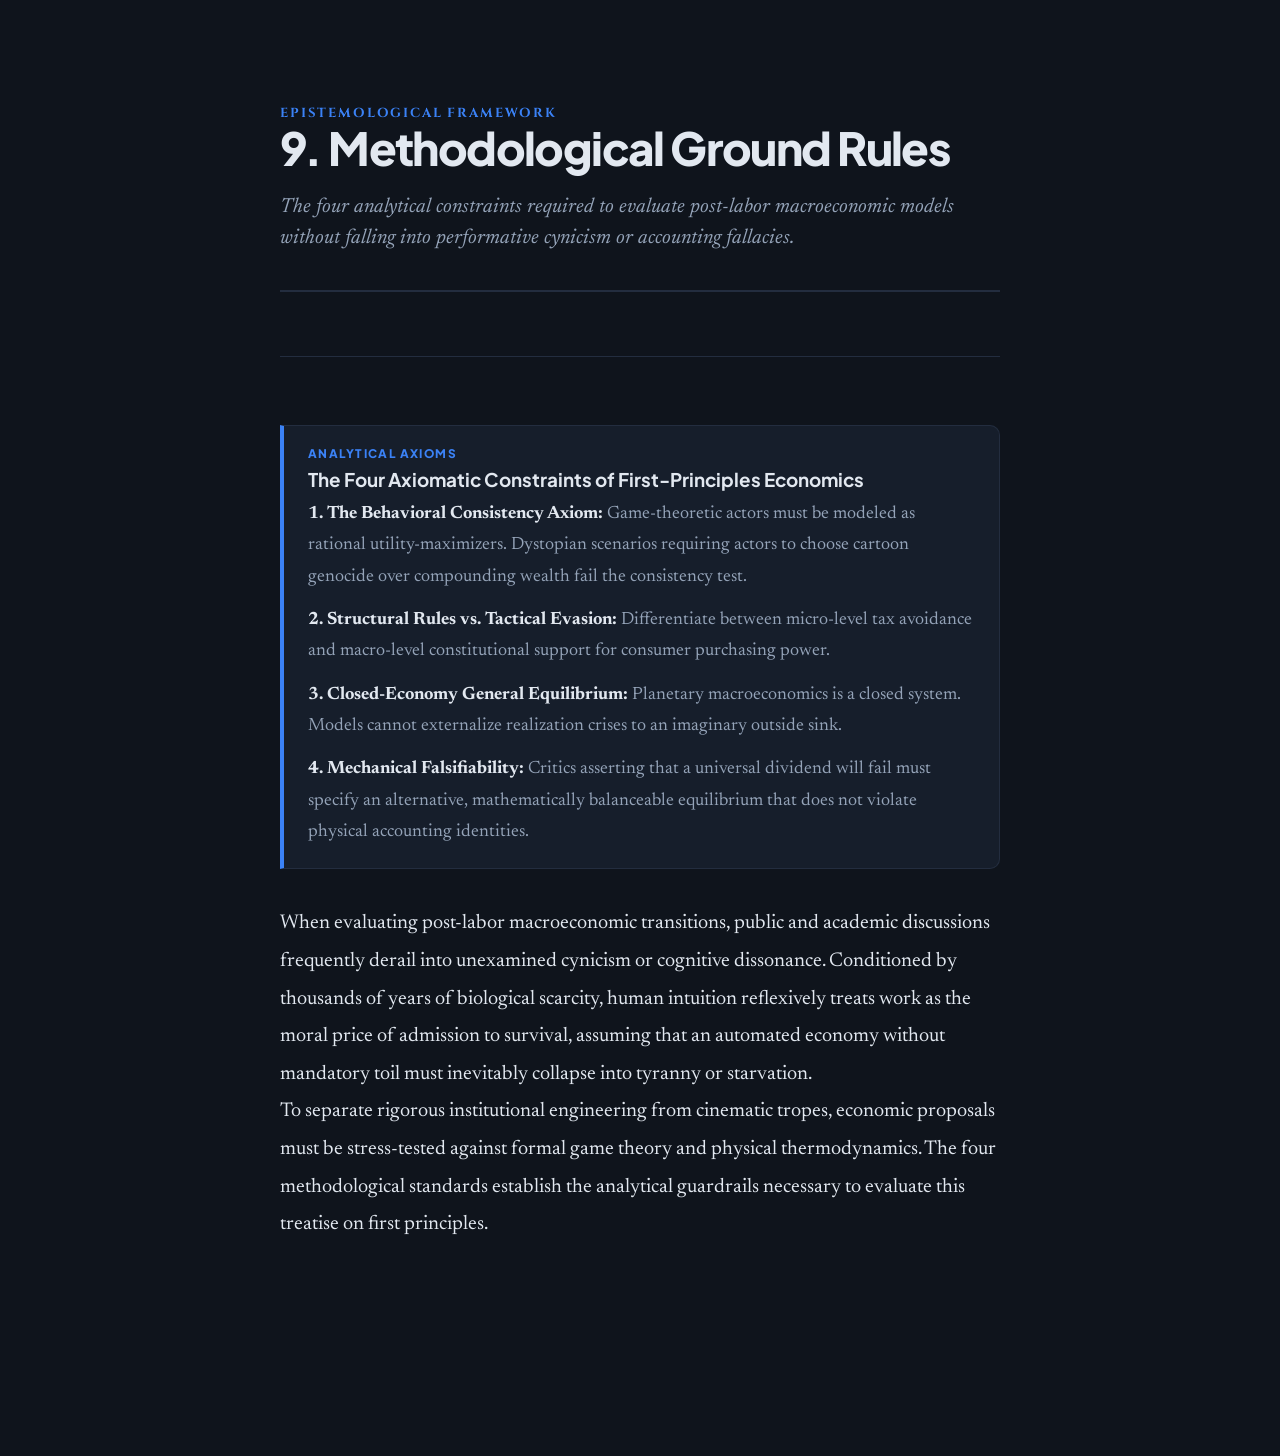
<file: rules.html>
<!DOCTYPE html>
<html lang="en">
<head>
  <meta charset="UTF-8">
  <meta name="viewport" content="width=device-width, initial-scale=1.0, maximum-scale=1.0, user-scalable=no, viewport-fit=cover">
  <title>Methodological Ground Rules — The Robot Dividend</title>
  <link rel="stylesheet" href="css/robotDividend.css">
</head>
<body class="theme-dark">
  <div class="article-shell">
    <div class="article-container">
      <header class="article-header">
        <div class="article-kicker">Epistemological Framework</div>
        <h1 class="article-title">9. Methodological Ground Rules</h1>
        <p class="article-subtitle">The four analytical constraints required to evaluate post-labor macroeconomic models without falling into performative cynicism or accounting fallacies.</p>
      </header>

      <section class="section-divider">
        <div class="block-sidebar">
          <div class="block-sidebar-kicker">Analytical Axioms</div>
          <div class="block-sidebar-title">The Four Axiomatic Constraints of First-Principles Economics</div>
          <div class="block-sidebar-body">
            <p><strong>1. The Behavioral Consistency Axiom:</strong> Game-theoretic actors must be modeled as rational utility-maximizers. Dystopian scenarios requiring actors to choose cartoon genocide over compounding wealth fail the consistency test.</p>
            <p><strong>2. Structural Rules vs. Tactical Evasion:</strong> Differentiate between micro-level tax avoidance and macro-level constitutional support for consumer purchasing power.</p>
            <p><strong>3. Closed-Economy General Equilibrium:</strong> Planetary macroeconomics is a closed system. Models cannot externalize realization crises to an imaginary outside sink.</p>
            <p><strong>4. Mechanical Falsifiability:</strong> Critics asserting that a universal dividend will fail must specify an alternative, mathematically balanceable equilibrium that does not violate physical accounting identities.</p>
          </div>
        </div>

        <div class="block-wrapper">
          <p class="block-p">When evaluating post-labor macroeconomic transitions, public and academic discussions frequently derail into unexamined cynicism or cognitive dissonance. Conditioned by thousands of years of biological scarcity, human intuition reflexively treats work as the moral price of admission to survival, assuming that an automated economy without mandatory toil must inevitably collapse into tyranny or starvation.</p>
          <p class="block-p">To separate rigorous institutional engineering from cinematic tropes, economic proposals must be stress-tested against formal game theory and physical thermodynamics. The four methodological standards establish the analytical guardrails necessary to evaluate this treatise on first principles.</p>
        </div>
      </section>
    </div>
  </div>
</body>
</html>
</file>
<file: css/robotDividend.css>
@import url('https://fonts.googleapis.com/css2?family=Cinzel:wght@600;700&family=Lora:ital,wght@0,400;0,500;0,600;1,400;1,500&family=Newsreader:ital,opsz,wght@0,6..72,400;0,6..72,500;0,6..72,600;1,6..72,400;1,500&family=Plus+Jakarta+Sans:wght@400;500;600;700;800&family=JetBrains+Mono:wght@400;500;600&display=swap');

:root {
  --reader-bg: #faf7f2;
  --reader-surface: #ffffff;
  --reader-text: #1f242e;
  --reader-text-subtle: #475569;
  --reader-muted: #64748b;
  --reader-accent: #2563eb;
  --reader-accent-soft: rgba(37, 99, 235, 0.06);
  --reader-border: #e6dfd5;
  --reader-card-bg: #f3efe7;
  --reader-quote-bg: #f3efe7;
  --reader-quote-border: #1e293b;
  --reader-toolbar-bg: rgba(250, 247, 242, 0.94);
  --reader-toolbar-border: rgba(0, 0, 0, 0.08);
  --reader-font-body: 'Newsreader', 'Lora', Georgia, serif;
  --reader-font-sans: 'Plus Jakarta Sans', -apple-system, system-ui, sans-serif;
  --reader-font-mono: 'JetBrains Mono', monospace;
  --badge-bg: #eae4d8;
  --badge-text: #475569;
  --badge-hover: #ddd5c6;
}

body.theme-dark {
  --reader-bg: #0f141c;
  --reader-surface: #171f2c;
  --reader-text: #e2e8f0;
  --reader-text-subtle: #94a3b8;
  --reader-muted: #64748b;
  --reader-accent: #3b82f6;
  --reader-accent-soft: rgba(59, 130, 246, 0.1);
  --reader-border: #232d3f;
  --reader-card-bg: #161e2b;
  --reader-quote-bg: #161e2b;
  --reader-quote-border: #60a5fa;
  --reader-toolbar-bg: rgba(15, 20, 28, 0.94);
  --reader-toolbar-border: rgba(255, 255, 255, 0.08);
  --badge-bg: #1e293b;
  --badge-text: #94a3b8;
  --badge-hover: #334155;
}

html, body {
  margin: 0;
  padding: 0;
  background-color: var(--reader-bg);
  color: var(--reader-text);
  font-family: var(--reader-font-body);
  transition: background-color 0.2s ease, color 0.2s ease;
  -webkit-font-smoothing: antialiased;
  -moz-osx-font-smoothing: grayscale;
}

/* Deep-link target pulse animation */
@keyframes target-glow {
  0% {
    box-shadow: 0 0 0 4px #f59e0b, 0 0 24px rgba(245, 158, 11, 0.6);
    transform: scale(1.015);
  }
  50% {
    box-shadow: 0 0 0 2px #38bdf8, 0 0 16px rgba(56, 189, 248, 0.4);
    transform: scale(1.005);
  }
  100% {
    box-shadow: none;
    transform: scale(1);
  }
}

.target-pulse-highlight {
  animation: target-glow 2.4s cubic-bezier(0.2, 0.8, 0.2, 1) forwards !important;
  border-color: #f59e0b !important;
}

/* Share badge inside callouts/sidebars */
.block-share-badge {
  background: var(--reader-surface);
  border: 1px solid var(--reader-border);
  color: var(--reader-muted);
  font-family: var(--reader-font-sans);
  font-size: 0.68rem;
  font-weight: 700;
  padding: 3px 8px;
  border-radius: 6px;
  cursor: pointer;
  transition: all 0.15s ease;
  display: inline-flex;
  align-items: center;
  gap: 4px;
}

.block-share-badge:hover {
  background: var(--reader-accent);
  color: #ffffff;
  border-color: var(--reader-accent);
  transform: translateY(-1px);
}

/* Sidebar multiline text & list styling */
.block-sidebar-body {
  font-size: 1.12rem;
  line-height: 1.75;
  color: var(--reader-text-subtle);
  margin: 0;
  display: flex;
  flex-direction: column;
  gap: 12px;
}

.block-sidebar-body p {
  margin: 0;
}

.block-sidebar-body strong {
  color: var(--reader-text);
  font-weight: 700;
}

.sidebar-ol {
  margin: 4px 0 8px 24px;
  padding: 0;
  display: flex;
  flex-direction: column;
  gap: 10px;
}

.sidebar-ol li {
  padding-left: 4px;
  line-height: 1.65;
}

.sidebar-ol li::marker {
  font-family: var(--reader-font-sans);
  font-weight: 800;
  color: var(--reader-accent);
}

/* Copyable Markdown Prompt Box Styling */
.markdown-prompt-container {
  background: var(--reader-card-bg);
  border: 1.5px solid var(--reader-border);
  border-radius: 12px;
  padding: 16px;
  margin: 28px 0;
  display: flex;
  flex-direction: column;
  gap: 12px;
  box-shadow: 0 4px 20px rgba(0, 0, 0, 0.08);
}

.markdown-prompt-topbar {
  display: flex;
  justify-content: space-between;
  align-items: center;
  flex-wrap: wrap;
  gap: 10px;
}

.markdown-prompt-title {
  font-family: var(--reader-font-sans);
  font-size: 0.88rem;
  font-weight: 800;
  color: var(--reader-text);
  display: flex;
  align-items: center;
  gap: 6px;
  text-transform: uppercase;
  letter-spacing: 0.05em;
}

.copy-prompt-btn {
  background: var(--reader-accent);
  border: 1px solid var(--reader-accent);
  color: #ffffff;
  font-family: var(--reader-font-sans);
  font-size: 0.82rem;
  font-weight: 700;
  padding: 8px 18px;
  border-radius: 20px;
  cursor: pointer;
  display: inline-flex;
  align-items: center;
  gap: 6px;
  transition: all 0.15s ease;
  box-shadow: 0 2px 8px rgba(37, 99, 235, 0.3);
}

.copy-prompt-btn:hover {
  filter: brightness(1.1);
  transform: translateY(-1px);
  box-shadow: 0 4px 12px rgba(37, 99, 235, 0.4);
}

.markdown-prompt-textarea {
  width: 100%;
  min-height: 380px;
  background: var(--reader-surface);
  color: var(--reader-text);
  border: 1px solid var(--reader-border);
  border-radius: 8px;
  padding: 16px;
  box-sizing: border-box;
  font-family: var(--reader-font-mono);
  font-size: 0.82rem;
  line-height: 1.6;
  resize: vertical;
  outline: none;
  white-space: pre-wrap;
}

.markdown-prompt-textarea:focus {
  border-color: var(--reader-accent);
}

/* Floating Navigation / Toolbar */
.reader-nav-bar {
  position: fixed;
  top: 0;
  left: 0;
  width: 100%;
  height: 58px;
  background: var(--reader-toolbar-bg);
  backdrop-filter: blur(14px);
  -webkit-backdrop-filter: blur(14px);
  border-bottom: 1px solid var(--reader-toolbar-border);
  display: flex;
  align-items: center;
  justify-content: space-between;
  padding: 0 14px;
  box-sizing: border-box;
  z-index: 1000;
  gap: 10px;
}

.reader-nav-brand {
  font-family: var(--reader-font-sans);
  font-size: 0.85rem;
  font-weight: 800;
  letter-spacing: 0.04em;
  text-transform: uppercase;
  color: var(--reader-accent);
  display: flex;
  align-items: center;
  gap: 8px;
  flex-shrink: 0;
  user-select: none;
  cursor: pointer;
}

/* Nav Carousel with Left / Right Scroll Buttons */
.reader-nav-carousel {
  display: flex;
  align-items: center;
  position: relative;
  max-width: calc(100% - 240px);
  flex: 1;
  min-width: 0;
  gap: 4px;
}

.nav-scroll-btn {
  background: var(--reader-card-bg);
  border: 1px solid var(--reader-border);
  color: var(--reader-text);
  width: 26px;
  height: 28px;
  border-radius: 6px;
  display: flex;
  align-items: center;
  justify-content: center;
  font-size: 1.15rem;
  line-height: 1;
  font-weight: 800;
  cursor: pointer;
  flex-shrink: 0;
  transition: all 0.15s ease;
  user-select: none;
}

.nav-scroll-btn:hover:not(.disabled) {
  background: var(--reader-accent);
  border-color: var(--reader-accent);
  color: #ffffff;
  transform: scale(1.06);
}

.nav-scroll-btn.disabled {
  opacity: 0.25;
  cursor: default;
  pointer-events: none;
}

/* Page Navigation Tabs */
.reader-nav-pages {
  display: flex;
  align-items: center;
  background: var(--reader-card-bg);
  padding: 3px 4px;
  border-radius: 24px;
  border: 1px solid var(--reader-border);
  gap: 4px;
  overflow-x: auto;
  max-width: 100%;
  flex: 1;
  min-width: 0;
  scrollbar-width: none;
  -ms-overflow-style: none;
  -webkit-overflow-scrolling: touch;
  cursor: grab;
}

.reader-nav-pages.dragging {
  cursor: grabbing;
  user-select: none;
}

.reader-nav-pages::-webkit-scrollbar {
  display: none;
}

.nav-page-btn {
  background: transparent;
  border: none;
  color: var(--reader-text-subtle);
  font-family: var(--reader-font-sans);
  font-size: 0.78rem;
  font-weight: 600;
  padding: 6px 13px;
  border-radius: 18px;
  cursor: pointer;
  transition: all 0.16s ease;
  white-space: nowrap;
  flex-shrink: 0;
}

.nav-page-btn:hover {
  color: var(--reader-text);
  background: var(--reader-surface);
}

.nav-page-btn.active {
  background: var(--reader-accent);
  color: #ffffff;
  box-shadow: 0 1px 6px rgba(37, 99, 235, 0.35);
}

/* Mobile & Small Screen Chapter Dropdown */
.nav-chapter-select {
  display: none;
  background: var(--reader-card-bg);
  color: var(--reader-text);
  border: 1px solid var(--reader-border);
  padding: 6px 10px;
  border-radius: 18px;
  font-family: var(--reader-font-sans);
  font-size: 0.78rem;
  font-weight: 600;
  outline: none;
  max-width: 180px;
  cursor: pointer;
}

.reader-nav-actions {
  display: flex;
  align-items: center;
  gap: 8px;
  flex-shrink: 0;
}

.nav-btn {
  background: var(--reader-surface);
  color: var(--reader-text);
  border: 1px solid var(--reader-border);
  padding: 6px 14px;
  border-radius: 20px;
  font-family: var(--reader-font-sans);
  font-size: 0.8rem;
  font-weight: 700;
  cursor: pointer;
  display: inline-flex;
  align-items: center;
  justify-content: center;
  gap: 6px;
  transition: all 0.18s ease;
  box-shadow: 0 1px 3px rgba(0,0,0,0.04);
}

.nav-btn:hover {
  border-color: var(--reader-accent);
  color: var(--reader-accent);
  transform: translateY(-1px);
}

.nav-btn.theme-toggle-btn {
  padding: 6px 10px;
  font-size: 1rem;
  line-height: 1;
}

.nav-btn.primary {
  background: var(--reader-accent);
  border-color: var(--reader-accent);
  color: #ffffff;
}

.nav-btn.primary:hover {
  filter: brightness(1.1);
  color: #ffffff;
}

@media (max-width: 900px) {
  .nav-brand-text {
    display: none;
  }
}

@media (max-width: 640px) {
  .reader-nav-carousel {
    display: none;
  }
  .nav-chapter-select {
    display: block;
    flex: 1;
    min-width: 0;
  }
  .nav-btn span.btn-label-long {
    display: none;
  }
}

/* Reading Progress Track */
.reading-progress-track {
  position: fixed;
  top: 58px;
  left: 0;
  width: 100%;
  height: 3px;
  background: transparent;
  z-index: 9999;
}

.reading-progress-bar {
  height: 100%;
  width: 0%;
  background: linear-gradient(90deg, #3b82f6, #2563eb);
  transition: width 0.08s ease-out;
}

/* Article Shell */
.article-shell {
  width: 100%;
  min-height: 100vh;
  box-sizing: border-box;
  display: flex;
  justify-content: center;
  padding: 104px 20px 180px;
}

.article-container {
  max-width: 720px;
  width: 100%;
  position: relative;
}

/* Header */
.article-header {
  margin-bottom: 56px;
  padding-bottom: 36px;
  border-bottom: 2px solid var(--reader-border);
}

.article-meta-row {
  display: flex;
  align-items: center;
  justify-content: space-between;
  margin-bottom: 18px;
  flex-wrap: wrap;
  gap: 8px;
}

.article-kicker {
  font-family: 'Cinzel', serif;
  text-transform: uppercase;
  font-size: 0.82rem;
  font-weight: 700;
  letter-spacing: 0.14em;
  color: var(--reader-accent);
}

.article-read-time {
  font-family: var(--reader-font-sans);
  font-size: 0.76rem;
  color: var(--reader-muted);
  background: var(--badge-bg);
  padding: 4px 12px;
  border-radius: 20px;
  font-weight: 700;
  letter-spacing: 0.02em;
}

.article-title {
  font-family: var(--reader-font-sans);
  font-size: 2.85rem;
  line-height: 1.15;
  font-weight: 800;
  letter-spacing: -0.035em;
  margin: 0 0 18px 0;
  color: var(--reader-text);
}

@media (max-width: 600px) {
  .article-title {
    font-size: 2.1rem;
  }
}

.article-subtitle {
  font-size: 1.28rem;
  font-style: italic;
  color: var(--reader-text-subtle);
  margin: 0;
  line-height: 1.5;
  font-weight: 400;
}

/* Sections */
.section-divider {
  margin: 64px 0 28px 0;
  padding-top: 36px;
  border-top: 1px solid var(--reader-border);
}

.section-part-label {
  font-family: var(--reader-font-sans);
  font-size: 0.76rem;
  font-weight: 800;
  text-transform: uppercase;
  letter-spacing: 0.14em;
  color: var(--reader-accent);
  margin-bottom: 6px;
}

.section-heading {
  font-family: var(--reader-font-sans);
  font-size: 1.75rem;
  font-weight: 800;
  letter-spacing: -0.025em;
  color: var(--reader-text);
  margin: 0 0 24px 0;
  line-height: 1.25;
}

/* Natural Paragraph Flow & Formatted Lists */
.block-wrapper {
  position: relative;
  margin: 22px 0;
  padding: 4px 10px;
  margin-left: -10px;
  margin-right: -10px;
  border-radius: 8px;
  transition: background-color 0.16s ease, box-shadow 0.16s ease;
  cursor: pointer;
}

.block-wrapper:hover {
  background: var(--reader-accent-soft);
}

.block-wrapper.block-selected {
  background: var(--reader-accent-soft);
  box-shadow: inset 3px 0 0 var(--reader-accent);
}

.block-p {
  font-size: 1.25rem;
  line-height: 1.88;
  margin: 0;
  color: var(--reader-text);
}

@media (max-width: 600px) {
  .block-p {
    font-size: 1.15rem;
    line-height: 1.75;
  }
}

.block-text-multi {
  display: flex;
  flex-direction: column;
  gap: 16px;
}

.block-ol {
  margin: 10px 0 10px 24px;
  padding: 0;
  font-size: 1.2rem;
  line-height: 1.8;
  color: var(--reader-text);
}

.block-ol li {
  margin-bottom: 12px;
  padding-left: 6px;
}

.block-ol li::marker {
  font-family: var(--reader-font-sans);
  font-weight: 700;
  color: var(--reader-accent);
}

.block-quote {
  margin: 32px 0;
  padding: 20px 28px;
  border-left: 3px solid var(--reader-quote-border);
  font-style: italic;
  font-size: 1.38rem;
  line-height: 1.58;
  color: var(--reader-text);
  background: var(--reader-quote-bg);
  border-radius: 0 8px 8px 0;
}

/* Sidebar / Callout Note Box */
.block-sidebar {
  margin: 32px 0;
  padding: 20px 24px;
  background: var(--reader-card-bg);
  border-left: 4px solid var(--reader-accent);
  border-top: 1px solid var(--reader-border);
  border-right: 1px solid var(--reader-border);
  border-bottom: 1px solid var(--reader-border);
  border-radius: 0 10px 10px 0;
  transition: border-color 0.25s, box-shadow 0.25s;
}

.block-sidebar-kicker {
  font-family: var(--reader-font-sans);
  font-size: 0.74rem;
  font-weight: 800;
  letter-spacing: 0.12em;
  text-transform: uppercase;
  color: var(--reader-accent);
  margin-bottom: 6px;
}

.block-sidebar-title {
  font-family: var(--reader-font-sans);
  font-size: 1.18rem;
  font-weight: 700;
  color: var(--reader-text);
  margin-bottom: 8px;
}

/* Interactive Component Frame */
.interactive-component-wrap {
  margin: 36px 0;
  border-radius: 12px;
  overflow: hidden;
  box-shadow: 0 4px 20px rgba(0, 0, 0, 0.06);
}

/* Clean Image Groups & Pairs */
.image-single-wrap {
  margin: 32px 0;
  display: flex;
  justify-content: center;
}

.image-row-pair {
  display: grid;
  grid-template-columns: repeat(2, 1fr);
  gap: 16px;
  margin: 34px 0;
  width: 100%;
  box-sizing: border-box;
}

.image-grid-four {
  display: grid;
  grid-template-columns: repeat(2, 1fr);
  gap: 16px;
  margin: 38px 0 20px 0;
  width: 100%;
  box-sizing: border-box;
}

.thumb-card {
  min-width: 0;
  border-radius: 8px;
  overflow: hidden;
  box-shadow: 0 2px 10px rgba(0,0,0,0.06);
  border: 1px solid var(--reader-border);
  background: var(--reader-card-bg);
  cursor: zoom-in;
  transition: transform 0.18s ease, box-shadow 0.18s ease;
  user-select: none;
  display: block;
}

.thumb-card:hover {
  transform: translateY(-2px);
  box-shadow: 0 6px 18px rgba(0,0,0,0.12);
}

.thumb-img {
  width: 100%;
  max-width: 100%;
  height: auto;
  aspect-ratio: 16 / 10;
  object-fit: cover;
  display: block;
}

@media (max-width: 480px) {
  .image-row-pair,
  .image-grid-four {
    grid-template-columns: 1fr;
    gap: 12px;
  }
}

/* Centered Large Pop-out */
.popout-large-frame {
  position: fixed;
  top: 50%;
  left: 50%;
  transform: translate(-50%, -50%) scale(0.96);
  width: 92vw;
  max-width: 960px;
  max-height: 88vh;
  z-index: 100000;
  border-radius: 10px;
  overflow: hidden;
  box-shadow: 0 20px 60px rgba(0, 0, 0, 0.55), 0 0 0 1px rgba(255, 255, 255, 0.15);
  background: #000;
  cursor: zoom-out;
  opacity: 0;
  transition: opacity 0.18s ease-out, transform 0.18s ease-out;
  display: flex;
  justify-content: center;
  align-items: center;
}

.popout-large-frame.visible {
  opacity: 1;
  transform: translate(-50%, -50%) scale(1);
}

.popout-large-img {
  max-width: 100%;
  max-height: 88vh;
  object-fit: contain;
  display: block;
}

/* Gutter Side-Column Controls */
.block-gutter-controls {
  position: absolute;
  top: 4px;
  right: -46px;
  display: flex;
  flex-direction: column;
  align-items: center;
  gap: 4px;
  opacity: 0.28;
  transition: opacity 0.18s ease;
  user-select: none;
}

.block-wrapper:hover .block-gutter-controls,
.block-wrapper.block-selected .block-gutter-controls {
  opacity: 1;
}

.gutter-v-col {
  display: flex;
  flex-direction: column;
  align-items: center;
  gap: 3px;
}

.gutter-v-badge {
  width: 20px;
  height: 20px;
  padding: 0;
  display: flex;
  align-items: center;
  justify-content: center;
  border-radius: 50%;
  background: var(--badge-bg);
  color: var(--badge-text);
  border: 1px solid transparent;
  font-family: var(--reader-font-sans);
  font-size: 0.65rem;
  font-weight: 700;
  cursor: pointer;
  transition: all 0.14s ease;
}

.gutter-v-badge:hover {
  background: var(--badge-hover);
  color: var(--reader-text);
  transform: scale(1.12);
}

.gutter-v-badge.active {
  background: var(--reader-accent);
  color: #ffffff;
  box-shadow: 0 1px 4px rgba(37, 99, 235, 0.4);
}

.gutter-inspect-btn {
  width: 20px;
  height: 20px;
  padding: 0;
  display: flex;
  align-items: center;
  justify-content: center;
  border-radius: 5px;
  background: var(--reader-surface);
  border: 1px solid var(--reader-border);
  color: var(--reader-muted);
  font-size: 0.68rem;
  cursor: pointer;
  transition: all 0.14s ease;
  margin-top: 2px;
}

.gutter-inspect-btn:hover {
  background: var(--reader-accent);
  border-color: var(--reader-accent);
  color: #ffffff;
  transform: scale(1.12);
}

.gutter-id-tip {
  position: absolute;
  left: 26px;
  top: 1px;
  white-space: nowrap;
  background: var(--reader-surface);
  color: var(--reader-muted);
  border: 1px solid var(--reader-border);
  padding: 2px 7px;
  border-radius: 4px;
  font-family: var(--reader-font-mono);
  font-size: 0.65rem;
  pointer-events: none;
  opacity: 0;
  transform: translateX(-4px);
  transition: opacity 0.15s ease, transform 0.15s ease;
  box-shadow: 0 2px 8px rgba(0,0,0,0.06);
  z-index: 10;
}

.block-gutter-controls:hover .gutter-id-tip {
  opacity: 1;
  transform: translateX(0);
}
</file>
